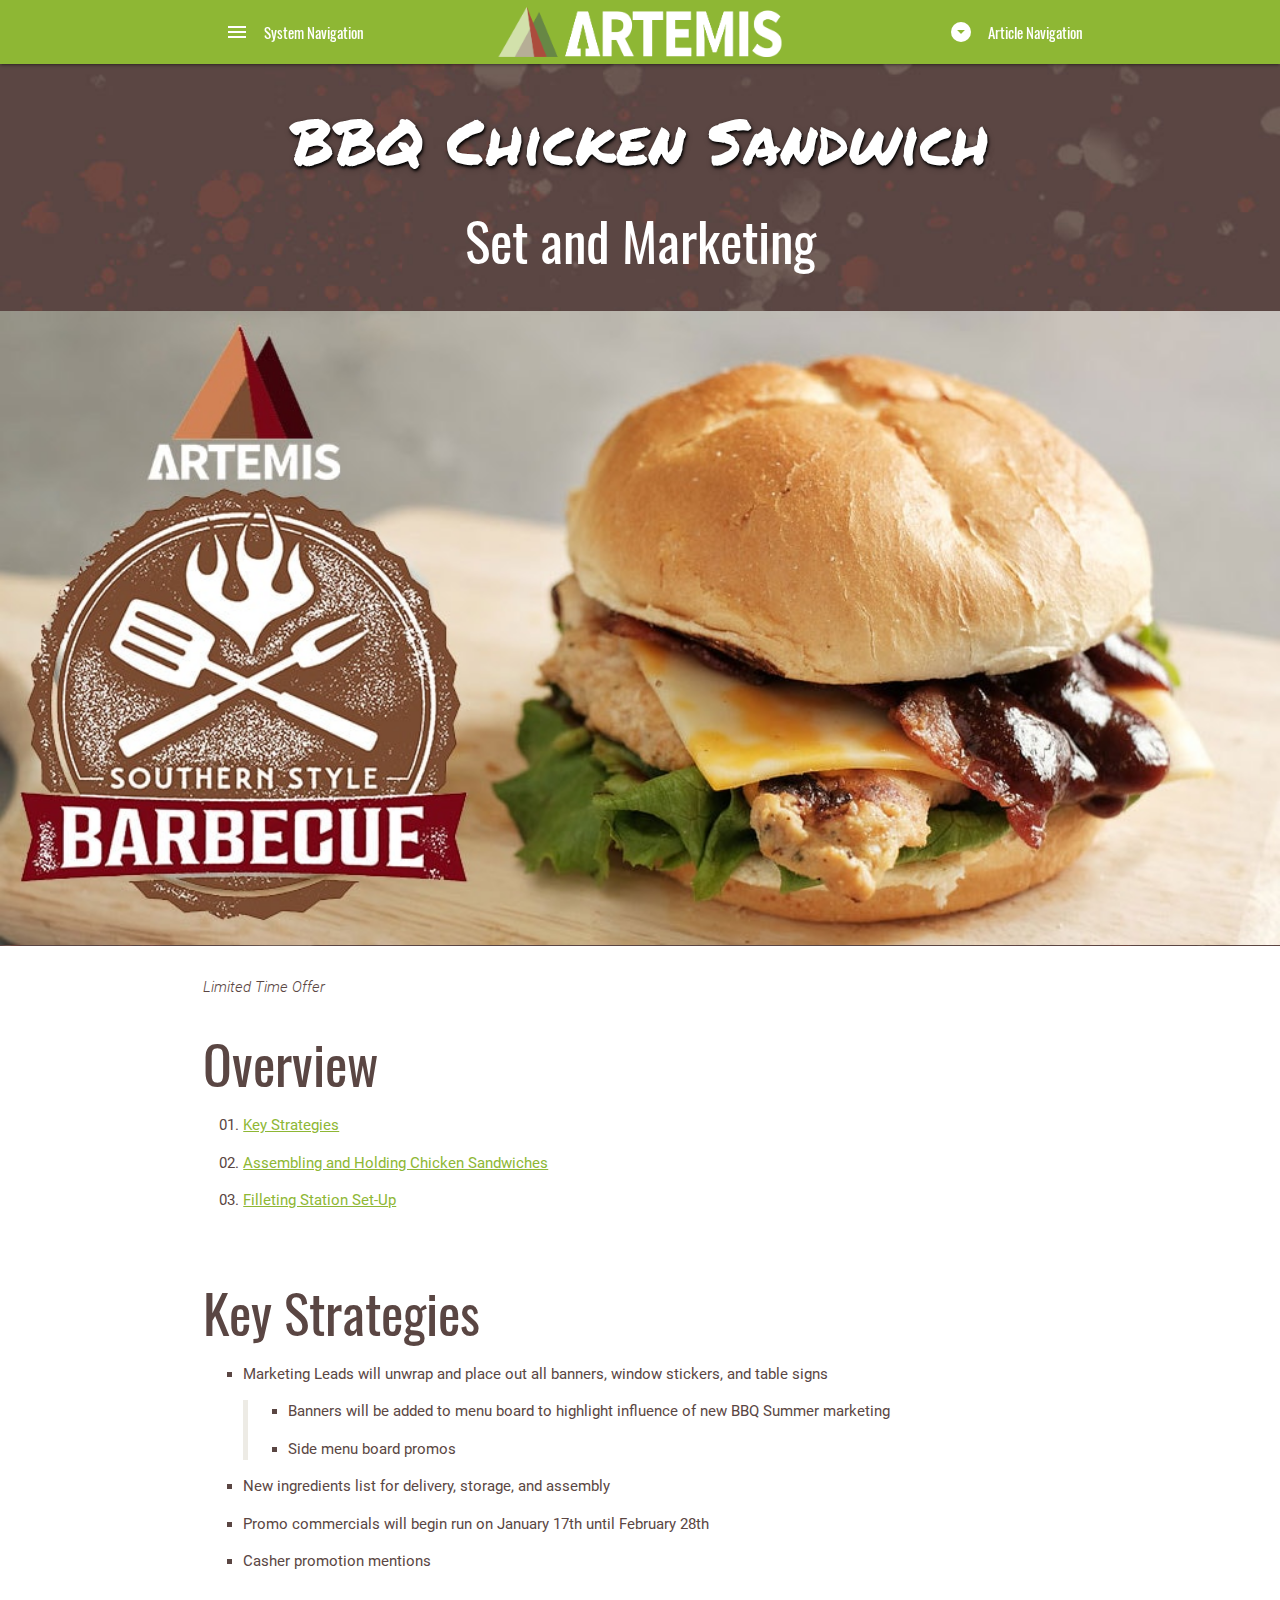
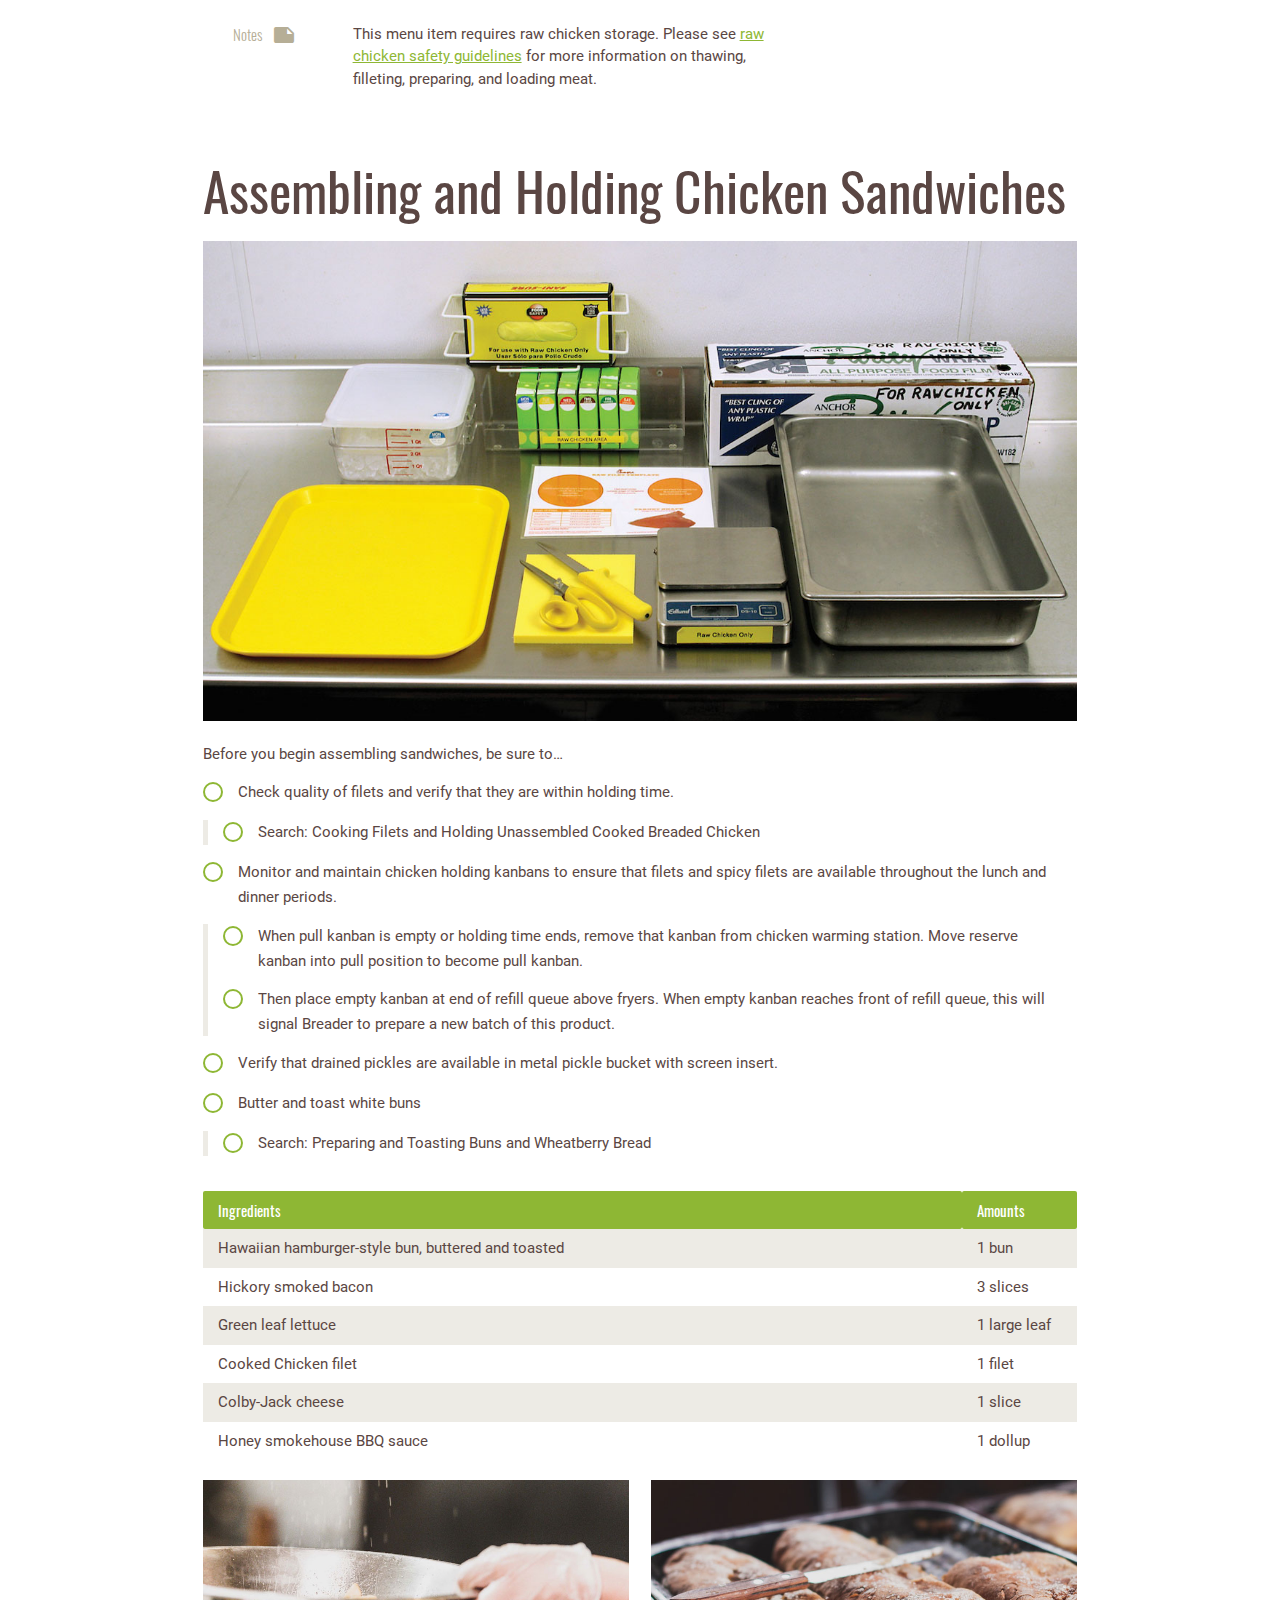
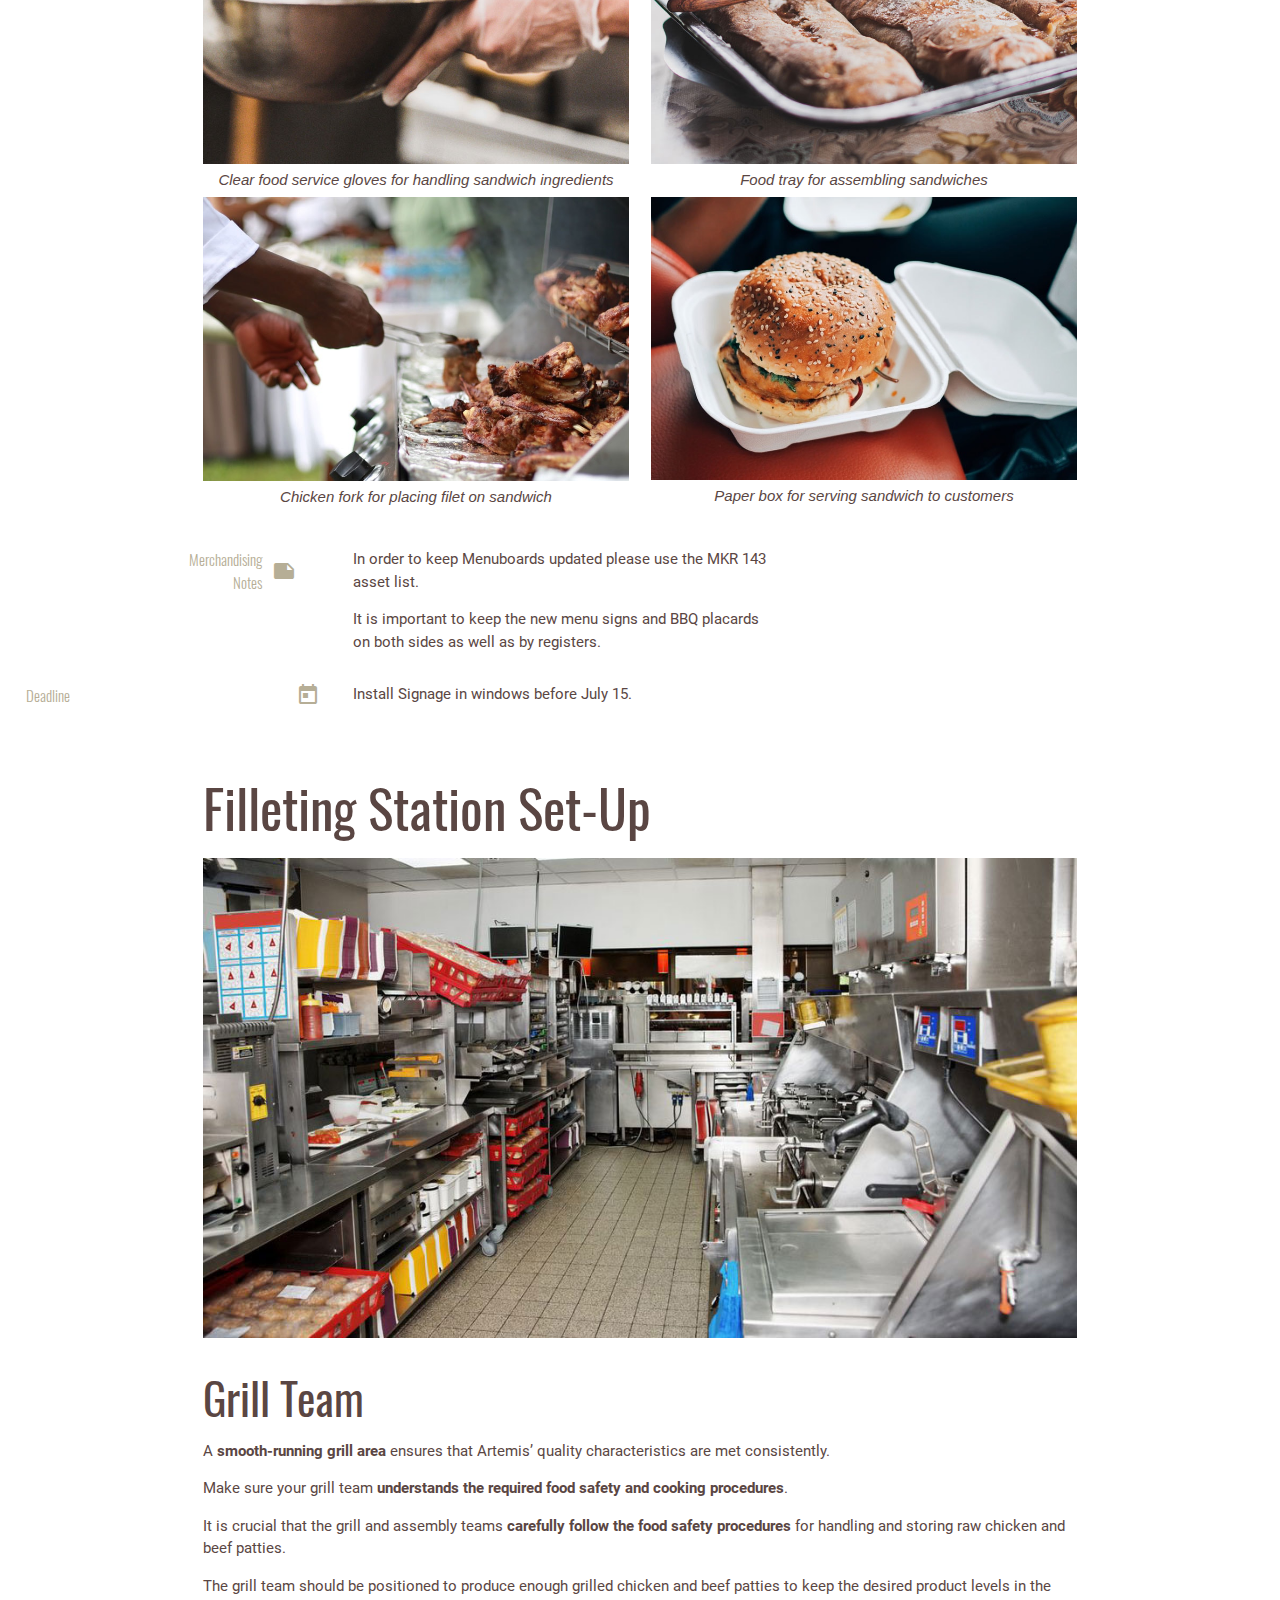
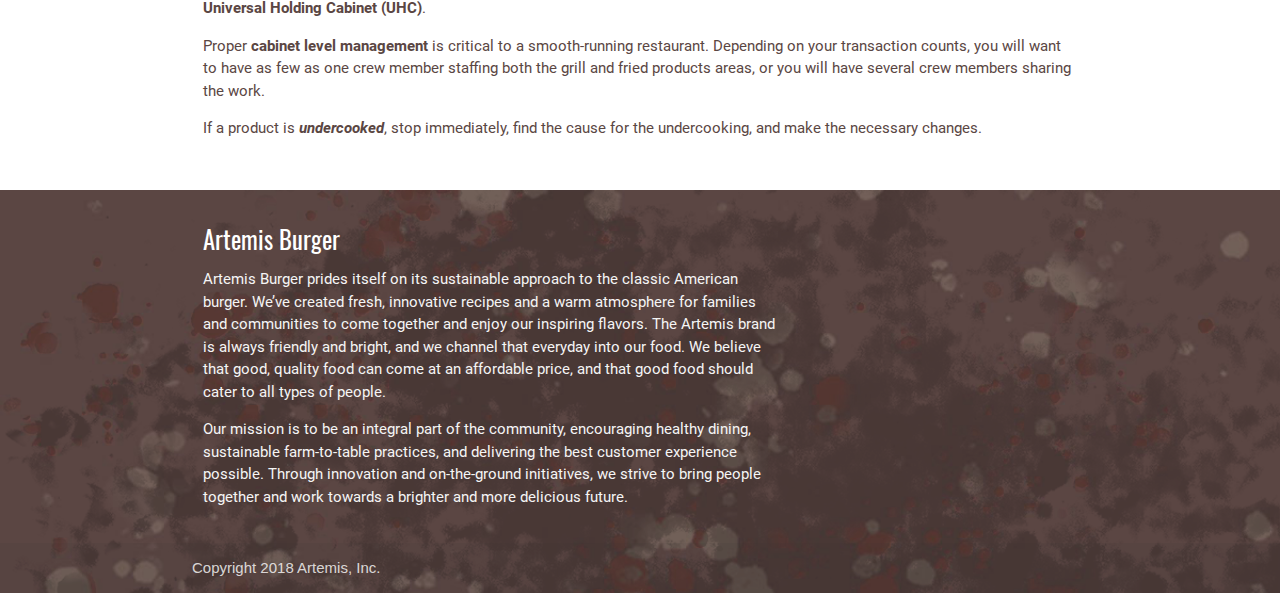
<file: demo/index.html>
<!DOCTYPE html><html lang="en"><head><meta http-equiv="Content-Type" content="text/html; charset=UTF-8" /><meta name="viewport" content="width=device-width, initial-scale=1, maximum-scale=1.0" /><title>BBQ Chicken Sandwich Set and Marketing</title><meta name="description" content="Artemis Burger has released the following information to employees about the BBQ Chicken Sandwich Set and Marketing." /><link href="https://fonts.googleapis.com/icon?family=Material+Icons" rel="stylesheet"><link href="frameworks/materialize.min.css" type="text/css" rel="stylesheet" media="screen"/><link href="type.min.css" type="text/css" rel="stylesheet" media="screen"/><link href="theme.min.css" type="text/css" rel="stylesheet" media="screen"/></head><body><div id="nav-mobile" class="sidenav"> <header> <img src="media/logo-contrast.png" alt="Artemis Logo" class="responsive-img" /> </header> <section><ul><li><a href="#!" class="waves-effect waves-dark"><i class="material-icons">search</i> Search</a></li><li><a href="#!" class="waves-effect waves-dark"><i class="material-icons">list_alt</i> Index</a></li><li><a href="#!" class="waves-effect waves-dark"><i class="material-icons">directions</i> Directory</a></li><li><a href="#!" class="waves-effect waves-dark"><i class="material-icons">group_work</i> Departments</a></li><li><a href="#!" class="waves-effect waves-dark"><i class="material-icons">assignment</i> Forms</a></li><li><a href="#!" class="waves-effect waves-dark"><i class="material-icons">whatshot</i> Emergency</a></li></ul> </section></div><div class="master-wrapper"><div class="navbar-fixed"> <nav id="main-nav" role="navigation"><div class="nav-wrapper container"> <a id="logo-container" href="#" class="brand-logo center"><img src="media/logo-contrast.png" alt="Artemis Logo" class="responsive-img"></a><ul class="left"><li><a href="#" data-target="nav-mobile" class="sidenav-trigger"><i class="material-icons left">menu</i><span class="hide-on-med-and-down">System Navigation</span></a></li></ul><ul class="right"><li><a href="#modal1" class="modal-trigger right"><i class="material-icons left">arrow_drop_down_circle</i><span class="hide-on-med-and-down">Article Navigation</span></a></li></ul></div> </nav></div> <header id="banner" class="center"><div class="container"><div class="row"><div class="col s12"><h1 class="no-marg-bot">BBQ Chicken Sandwich</h1><h2>Set and Marketing</h2></div></div></div> <img src="media/bbqsandwich-min.jpg" alt="BBQ Sandwich" class="responsive-img" /> </header> <section id="main" class="container"><div class="section"><div id="intro" class="row scrollspy"><div class="col s12"><p><em>Limited Time Offer</em></p><h2>Overview</h2><ol class="overview"><li><a href="#strategy">Key Strategies</a></li><li><a href="#assembling">Assembling and Holding Chicken Sandwiches</a></li><li><a href="#filleting">Filleting Station Set-Up</a></li></ol></div></div><div id="strategy" class="row scrollspy"><div class="col s12"><h2>Key Strategies</h2><ul class="browser-default"><li>Marketing Leads will unwrap and place out all banners, window stickers, and table signs<ul class="browser-default"><li>Banners will be added to menu board to highlight influence of new BBQ Summer marketing</li><li>Side menu board promos</li></ul></li><li>New ingredients list for delivery, storage, and assembly</li><li>Promo commercials will begin run on January 17th until February 28th</li><li>Casher promotion mentions</li></ul></div></div><div class="note-block"><div class="row"><div class="col s12 m2 note-label"><p class="valign-wrapper">Notes <i class="material-icons">notes</i></p></div><div class="col s12 m6 note-description"><p>This menu item requires raw chicken storage. Please see <a href="#">raw chicken safety guidelines</a> for more information on thawing, filleting, preparing, and loading meat.</p></div></div></div><div id="assembling" class="row scrollspy"><div class="col s12"><h2>Assembling and Holding Chicken Sandwiches</h2> <img src="media/kitchen_setup-min.jpg" alt="Kitchen Setup" class="responsive-img" /><p>Before you begin assembling sandwiches, be sure to…</p><ul class="checklist"><li> <label> <input type="checkbox" class="filled-in"> <span>Check quality of filets and verify that they are within holding time.</span> </label><ul><li> <label> <input type="checkbox" class="filled-in"> <span>Search: Cooking Filets and Holding Unassembled Cooked Breaded Chicken</span> </label></li></ul></li><li> <label> <input type="checkbox" class="filled-in"> <span>Monitor and maintain chicken holding kanbans to ensure that filets and spicy filets are available throughout the lunch and dinner periods.</span> </label><ul><li> <label> <input type="checkbox" class="filled-in"> <span>When pull kanban is empty or holding time ends, remove that kanban from chicken warming station. Move reserve kanban into pull position to become pull kanban.</span> </label></li><li> <label> <input type="checkbox" class="filled-in"> <span>Then place empty kanban at end of refill queue above fryers. When empty kanban reaches front of refill queue, this will signal Breader to prepare a new batch of this product.</span> </label></li></ul></li><li> <label> <input type="checkbox" class="filled-in"> <span>Verify that drained pickles are available in metal pickle bucket with screen insert.</span> </label></li><li> <label> <input type="checkbox" class="filled-in"> <span>Butter and toast white buns</span> </label><ul><li> <label> <input type="checkbox" class="filled-in"> <span>Search: Preparing and Toasting Buns and Wheatberry Bread</span> </label></li></ul></li></ul></div></div><div class="row"><div class="col s12"><table class="striped"><thead><tr><th>Ingredients</th><th>Amounts</th></tr></thead><tbody><tr><td>Hawaiian hamburger-style bun, buttered and toasted</td><td>1 bun</td></tr><tr><td>Hickory smoked bacon</td><td>3 slices</td></tr><tr><td>Green leaf lettuce</td><td>1 large leaf</td></tr><tr><td>Cooked Chicken filet</td><td>1 filet</td></tr><tr><td>Colby-Jack cheese</td><td>1 slice</td></tr><tr><td>Honey smokehouse BBQ sauce</td><td>1 dollup</td></tr></tbody></table></div></div><div class="row no-marg-bot"><div class="col s12 m6"> <figure> <img src="media/bank-phrom-349420-unsplash-min.jpg" alt="Employee wears gloves" class="responsive-img materialboxed" /> <figcaption>Clear food service gloves for handling sandwich ingredients</figcaption> </figure></div><div class="col s12 m6"> <figure> <img src="media/alexandru-stavrica-170390-unsplash-min.jpg" alt="Food trays" class="responsive-img materialboxed" /> <figcaption>Food tray for assembling sandwiches</figcaption> </figure></div></div><div class="row"><div class="col s12 m6"> <figure> <img src="media/andrew-itaga-145332-unsplash-min.jpg" alt="Handle food with forks" class="responsive-img materialboxed" /> <figcaption>Chicken fork for placing filet on sandwich</figcaption> </figure></div><div class="col s12 m6"> <figure> <img src="media/oliur-rahman-116377-unsplash-min.jpg" alt="Paper boxes" class="responsive-img materialboxed" /> <figcaption>Paper box for serving sandwich to customers</figcaption> </figure></div></div><div class="note-block"><div class="row no-marg-bot"><div class="col s12 m4 l2 note-label"><p class="valign-wrapper">Merchandising Notes <i class="material-icons">notes</i></p></div><div class="col s12 m8 l6 note-description"><ul><li>In order to keep Menuboards updated please use the MKR 143 asset list.</li><li>It is important to keep the new menu signs and BBQ placards on both sides as well as by registers.</li></ul></div></div><div class="row"><div class="col s12 m4 l2 note-label"><p class="valign-wrapper">Deadline <i class="material-icons">calendar_today</i></p></div><div class="col s12 m8 l6 note-description"><ul><li>Install Signage in windows before July 15.</li></ul></div></div></div><div id="filleting" class="row scrollspy"><div class="col s12"><h2>Filleting Station Set-Up</h2> <img src="media/grill-team2-min.jpg" alt="Grill Team" class="responsive-img" /><h3>Grill Team</h3><ul><li>A <strong>smooth-running grill area</strong> ensures that Artemis’ quality characteristics are met consistently.</li><li>Make sure your grill team <strong>understands the required food safety and cooking procedures</strong>.</li><li>It is crucial that the grill and assembly teams <strong>carefully follow the food safety procedures</strong> for handling and storing raw chicken and beef patties.</li><li>The grill team should be positioned to produce enough grilled chicken and beef patties to keep the desired product levels in the <strong>Universal Holding Cabinet (UHC)</strong>.</li><li>Proper <strong>cabinet level management</strong> is critical to a smooth-running restaurant. Depending on your transaction counts, you will want to have as few as one crew member staffing both the grill and fried products areas, or you will have several crew members sharing the work.</li><li>If a product is <strong><em>undercooked</em></strong>, stop immediately, find the cause for the undercooking, and make the necessary changes.</li></ul></div></div></div> </section><footer id="footer" class="page-footer"><div class="container"><div class="row"><div class="col s12 m8"><h5 class="white-text">Artemis Burger</h5><p class="grey-text text-lighten-4">Artemis Burger prides itself on its sustainable approach to the classic American burger. We’ve created fresh, innovative recipes and a warm atmosphere for families and communities to come together and enjoy our inspiring flavors. The Artemis brand is always friendly and bright, and we channel that everyday into our food. We believe that good, quality food can come at an affordable price, and that good food should cater to all types of people.</p><p class="grey-text text-lighten-4">Our mission is to be an integral part of the community, encouraging healthy dining, sustainable farm-to-table practices, and delivering the best customer experience possible. Through innovation and on-the-ground initiatives, we strive to bring people together and work towards a brighter and more delicious future.</p></div></div></div><div class="footer-copyright"><div class="container"> Copyright 2018 Artemis, Inc.</div></div> </footer><div id="modal1" class="modal modal-fixed-footer"><div class="modal-content"><h5 class="valign-wrapper center"><i class="material-icons">navigation</i> "BBQ Chicken Sandwich Set and Marketing"</h5><div class="divider"></div><ol class="overview"><li><a href="#strategy">Key Strategies</a></li><li><a href="#assembling">Assembling and Holding Chicken Sandwiches</a></li><li><a href="#filleting">Filleting Station Set-Up</a></li></ol></div><div class="modal-footer"> <a href="#!" class="modal-close btn">Dismiss</a></div></div> <script src="https://code.jquery.com/jquery-2.1.1.min.js"></script> <script src="frameworks/materialize.min.js"></script> <script src="frameworks/materialize-init.min.js"></script> </div></body></html>
</file>
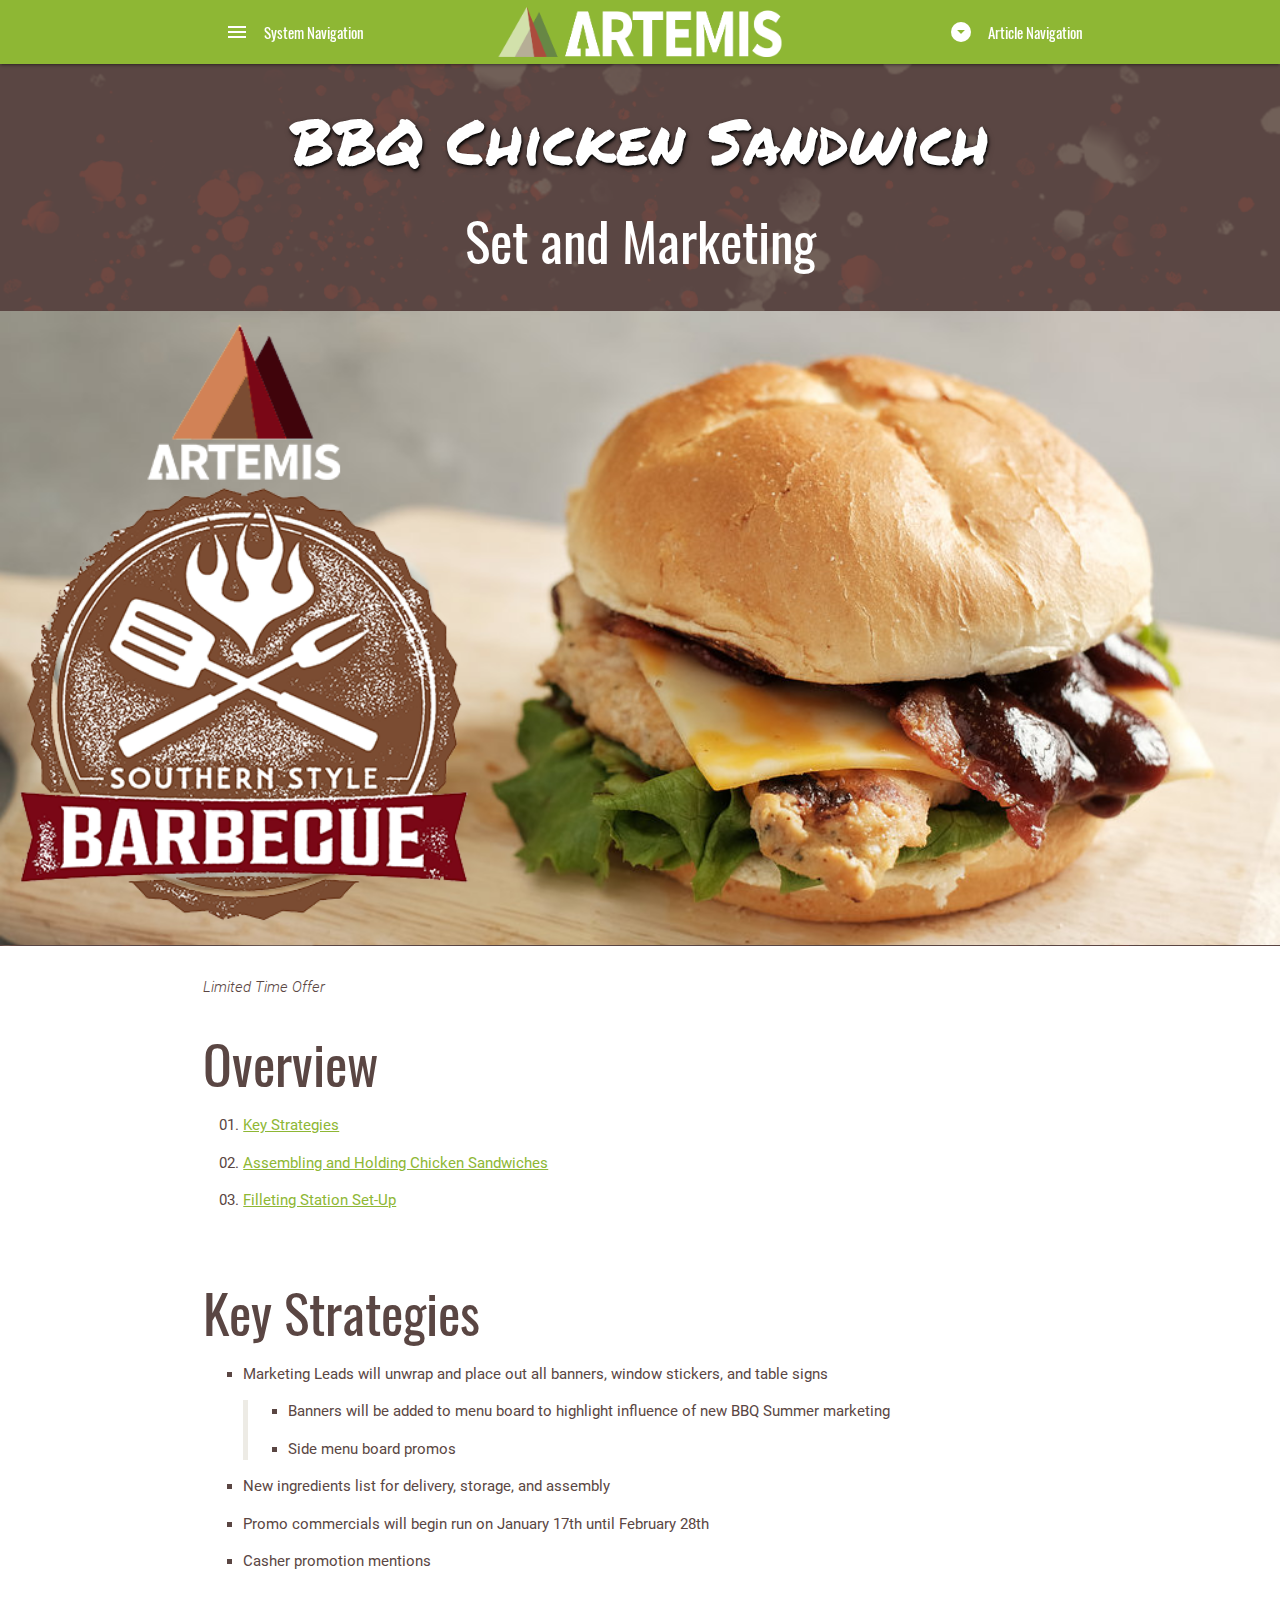
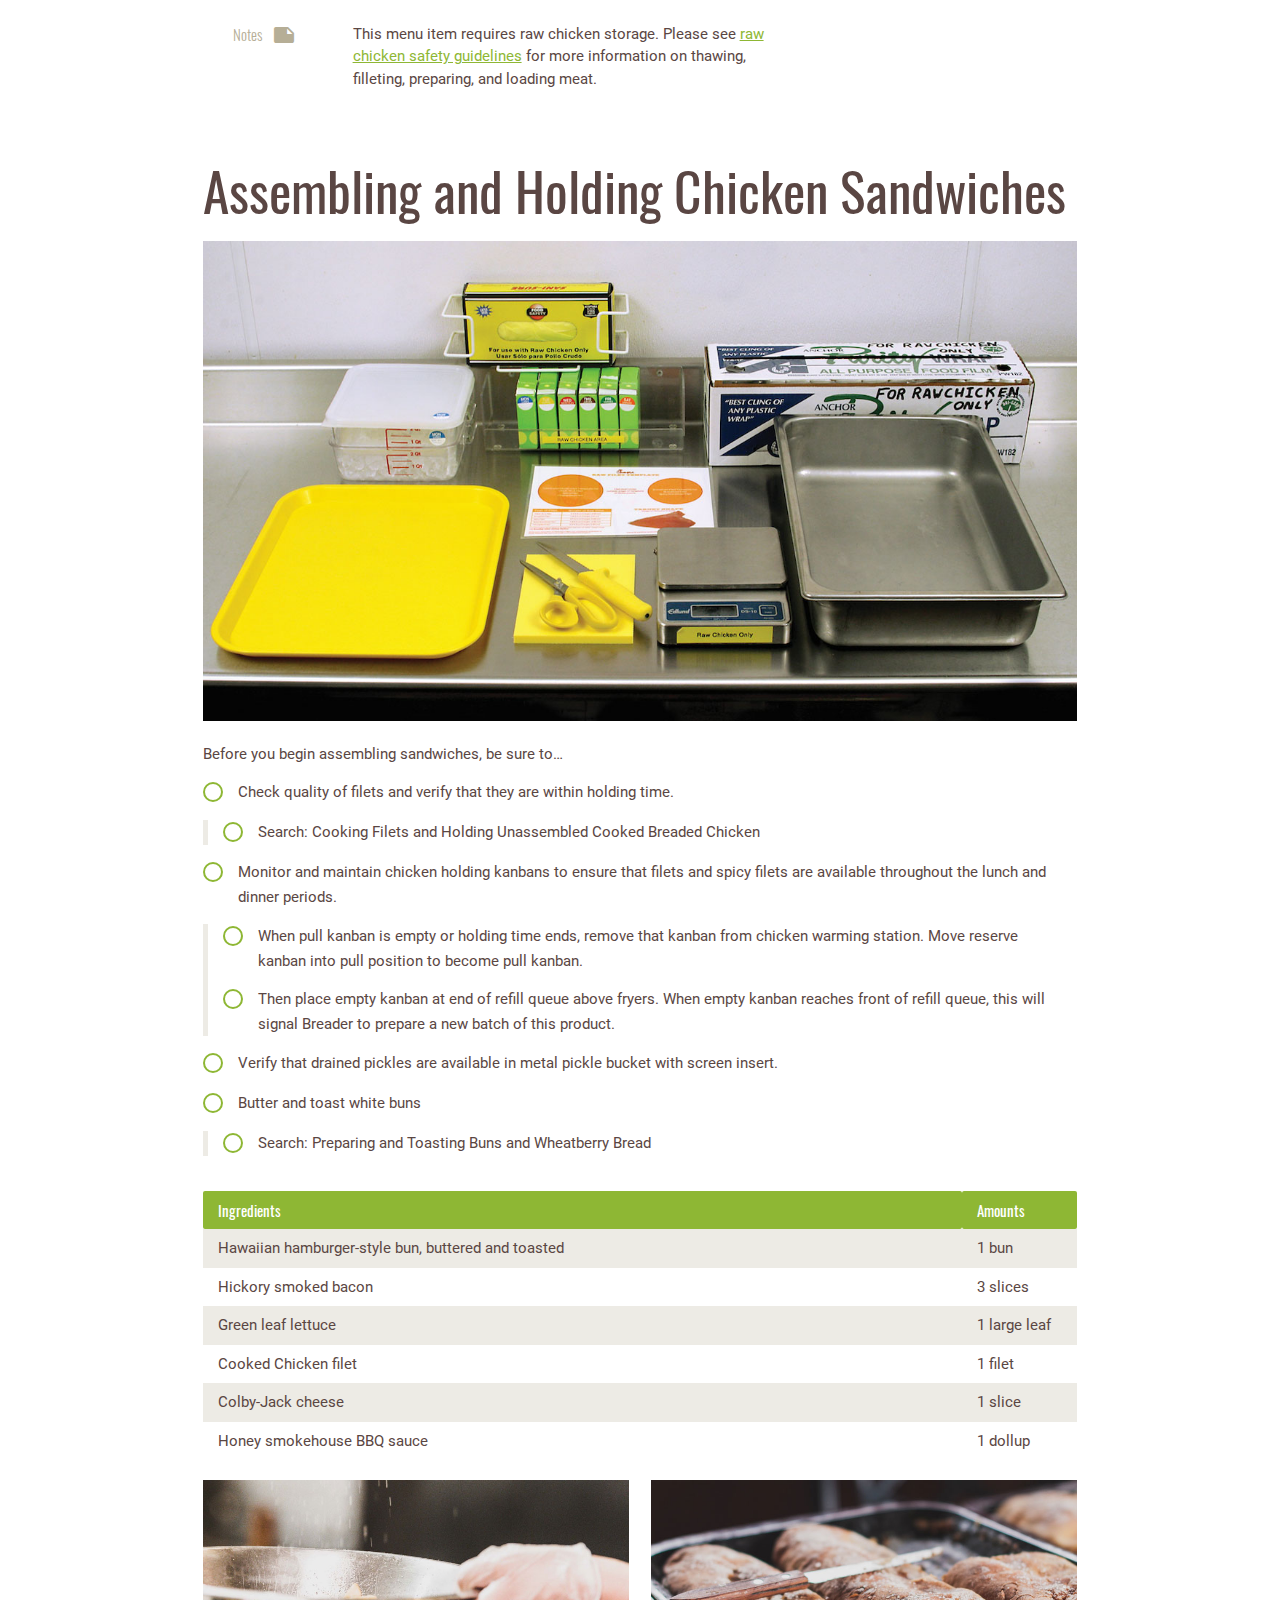
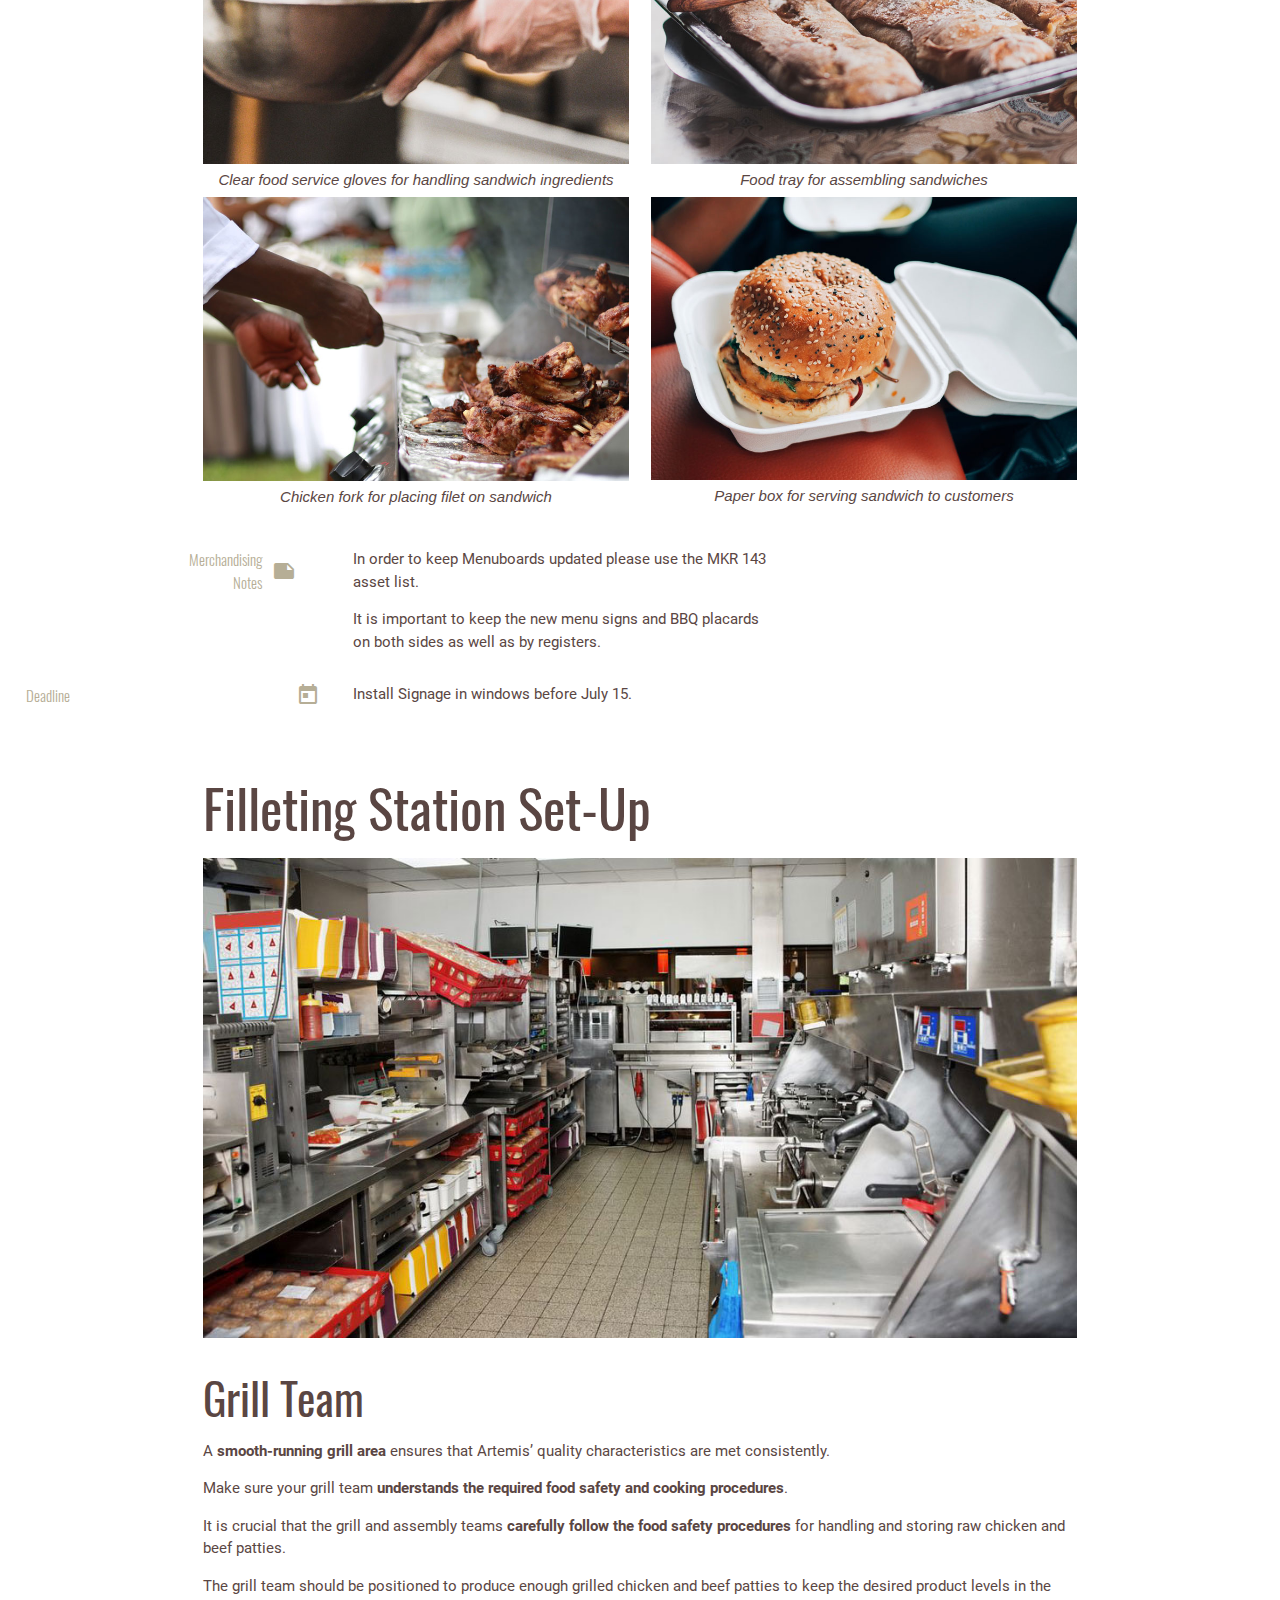
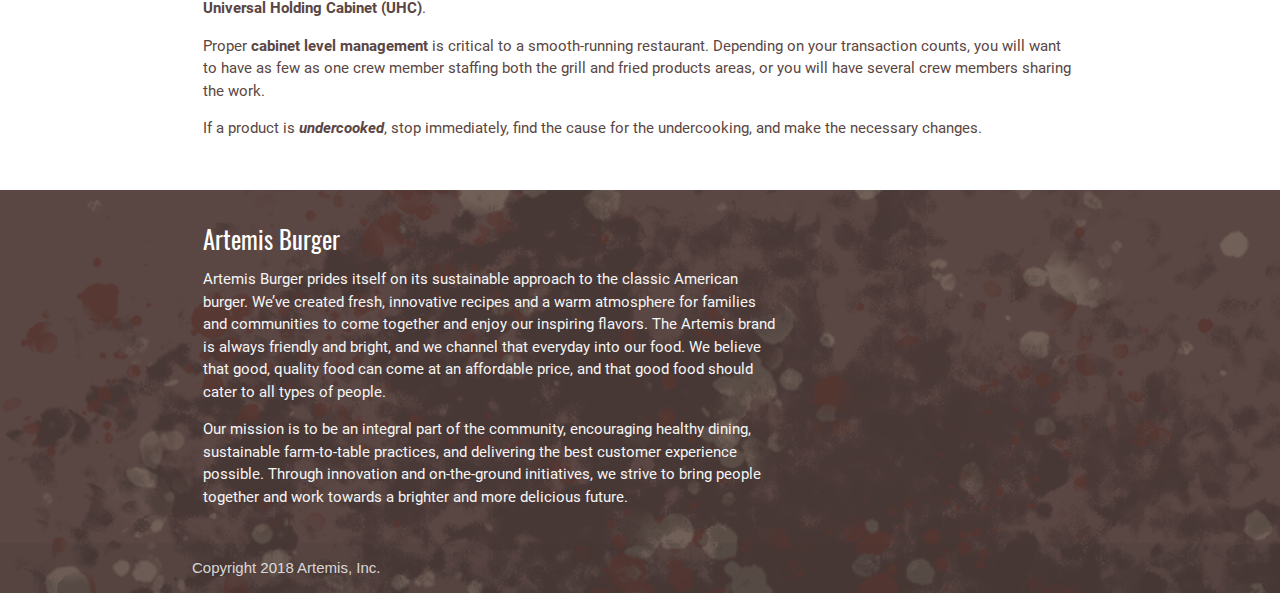
<file: development/index.html>
<!DOCTYPE html>
<html lang="en">
<head>
  <meta http-equiv="Content-Type" content="text/html; charset=UTF-8" />
  <meta name="viewport" content="width=device-width, initial-scale=1, maximum-scale=1.0" />
  
  <title>BBQ Chicken Sandwich Set and Marketing</title>
  <meta name="description" content="Artemis Burger has released the following information to employees about the BBQ Chicken Sandwich Set and Marketing." />

  <!-- CSS  -->
  <link href="https://fonts.googleapis.com/icon?family=Material+Icons" rel="stylesheet">
  <link href="frameworks/materialize.css" type="text/css" rel="stylesheet" media="screen"/>
  <link href="type.css" type="text/css" rel="stylesheet" media="screen"/>
  <link href="theme.css" type="text/css" rel="stylesheet" media="screen"/>
</head>
<body>
<div id="nav-mobile" class="sidenav">
  <header>
    <img src="media/logo-contrast.png" alt="Artemis Logo" class="responsive-img" />
  </header>
  <section>
  <ul>
    <li><a href="#!" class="waves-effect waves-dark"><i class="material-icons">search</i> Search</a></li>
    <li><a href="#!" class="waves-effect waves-dark"><i class="material-icons">list_alt</i> Index</a></li>
    <li><a href="#!" class="waves-effect waves-dark"><i class="material-icons">directions</i> Directory</a></li>
    <li><a href="#!" class="waves-effect waves-dark"><i class="material-icons">group_work</i> Departments</a></li>
    <li><a href="#!" class="waves-effect waves-dark"><i class="material-icons">assignment</i> Forms</a></li>
    <li><a href="#!" class="waves-effect waves-dark"><i class="material-icons">whatshot</i> Emergency</a></li>
  </ul>
  </section>
</div>
<div class="master-wrapper">
  
  <div class="navbar-fixed">
  <nav id="main-nav" role="navigation">
    <div class="nav-wrapper container">
      
      <a id="logo-container" href="#" class="brand-logo center"><img src="media/logo-contrast.png" alt="Artemis Logo" class="responsive-img"></a>
            
      <ul class="left">
        <li><a href="#" data-target="nav-mobile" class="sidenav-trigger"><i class="material-icons left">menu</i><span class="hide-on-med-and-down">System Navigation</span></a></li>
      </ul>
      
      <ul class="right">
        <li><a href="#modal1" class="modal-trigger right"><i class="material-icons left">arrow_drop_down_circle</i><span class="hide-on-med-and-down">Article Navigation</span></a></li>
      </ul>
      
    </div>
  </nav>
  </div>
  
  <header id="banner" class="center">
    
    <div class="container">
      <div class="row">
        <div class="col s12">
          <h1 class="no-marg-bot">BBQ Chicken Sandwich</h1>
          <h2>Set and Marketing</h2>
        </div>
      </div>
    </div>
    
    <img src="media/bbqsandwich.png" alt="BBQ Sandwich" class="responsive-img" />
    
  </header>
  <section id="main" class="container">
    
    <div class="section">
      
      <!-- INTRO -->
      <div id="intro" class="row scrollspy">
        <div class="col s12">
          
          <p><em>Limited Time Offer</em></p>
          
          <h2>Overview</h2>
          <ol class="overview">
            <li><a href="#strategy">Key Strategies</a></li>
            <li><a href="#assembling">Assembling and Holding Chicken Sandwiches</a></li>
            <li><a href="#filleting">Filleting Station Set-Up</a></li>
          </ol>
        </div>
      </div><!-- /.row -->

      <!-- STRATEGIES -->
      <div id="strategy" class="row scrollspy">
        <div class="col s12">
          <h2>Key Strategies</h2>
          <ul class="browser-default">
            <li>Marketing Leads will unwrap and place out all banners, window stickers, and table signs<ul class="browser-default">
              <li>Banners will be added to menu board to highlight influence of new BBQ Summer marketing</li>
              <li>Side menu board promos</li>
            </ul></li>
            <li>New ingredients list for delivery, storage, and assembly</li>
            <li>Promo commercials will begin run on January 17th until February 28th </li>
            <li>Casher promotion mentions</li>
          </ul>
        </div>
      </div><!-- /.row -->
      
      <div class="note-block">
        <div class="row">
          <div class="col s12 m2 note-label">
            <p class="valign-wrapper">Notes <i class="material-icons">notes</i></p>
          </div>
          <div class="col s12 m6 note-description">
            <p>This menu item requires raw chicken storage. Please see <a href="#">raw chicken safety guidelines</a> for more information on thawing, filleting, preparing, and loading meat.</p>
          </div>
        </div><!-- /.row -->
      </div><!-- /.note-block -->
      
      <!-- ASSEMBLING -->
      <div id="assembling" class="row scrollspy">
        <div class="col s12">
          <h2>Assembling and Holding Chicken Sandwiches</h2>
          
          <img src="media/kitchen_setup.jpg" alt="Kitchen Setup" class="responsive-img" />
          
          <p>Before you begin assembling sandwiches, be sure to…</p>
          
          <ul class="checklist">
            <li>
              <label>
                <input type="checkbox" class="filled-in">
                <span>Check quality of filets and verify that they are within holding time.</span>
              </label><ul>
              <li>
                <label>
                  <input type="checkbox" class="filled-in">
                  <span>Search: Cooking Filets and Holding Unassembled Cooked Breaded Chicken</span>
                </label></li>
            </ul></li>
            <li>
              <label>
                <input type="checkbox" class="filled-in">
                <span>Monitor and maintain chicken holding kanbans to ensure that filets and spicy filets are available throughout the lunch and dinner periods.</span>
              </label><ul>
              <li>
                <label>
                  <input type="checkbox" class="filled-in">
                  <span>When pull kanban is empty or holding time ends, remove that kanban from chicken warming station. Move reserve kanban into pull position to become pull kanban.</span>
                </label>
              </li>
              <li>
                <label>
                  <input type="checkbox" class="filled-in">
                  <span>Then place empty kanban at end of refill queue above fryers. When empty kanban reaches front of refill queue, this will signal Breader to prepare a new batch of this product.</span>
                </label>
              </li>  
            </ul></li>
            <li>
              <label>
                <input type="checkbox" class="filled-in">
                <span>Verify that drained pickles are available in metal pickle bucket with screen insert.</span>
              </label>
            </li>
            <li>
              <label>
                <input type="checkbox" class="filled-in">
                <span>Butter and toast white buns</span>
              </label><ul>
              <li>
                <label>
                <input type="checkbox" class="filled-in">
                  <span>Search: Preparing and Toasting Buns and Wheatberry Bread</span>
                </label></li>
            </ul></li>
          </ul>
          
        </div>
      </div><!-- /.row -->
      
      <div class="row">
        <div class="col s12">
          
          <table class="striped">
            <thead>
              <tr>
                <th>Ingredients</th>
                <th>Amounts</th>
              </tr>
            </thead>
            <tbody>
              <tr>
                <td>Hawaiian hamburger-style bun, buttered and toasted</td>
                <td>1 bun</td>
              </tr>
              <tr>
                <td>Hickory smoked bacon</td>
                <td>3 slices</td>
              </tr>
              <tr>
                <td>Green leaf lettuce</td>
                <td>1 large leaf</td>
              </tr>
              <tr>
                <td>Cooked Chicken filet</td>
                <td>1 filet</td>
              </tr>
              <tr>
                <td>Colby-Jack cheese</td>
                <td>1 slice</td>
              </tr>
              <tr>
                <td>Honey smokehouse BBQ sauce</td>
                <td>1 dollup</td>
              </tr>
            </tbody>
            
          </table>
          
        </div>
      </div><!-- /.row -->
      
      <div class="row no-marg-bot">
        <div class="col s12 m6">
          <figure>
            <img src="media/bank-phrom-349420-unsplash.jpg" alt="Employee wears gloves" class="responsive-img materialboxed" />
            <figcaption>Clear food service gloves for handling sandwich ingredients</figcaption>
          </figure>
        </div>
        <div class="col s12 m6">
          <figure>
            <img src="media/alexandru-stavrica-170390-unsplash.jpg" alt="Food trays" class="responsive-img materialboxed" />
            <figcaption>Food tray for assembling sandwiches</figcaption>
          </figure>
        </div>
      </div><!-- /.row -->
      <div class="row">
        <div class="col s12 m6">
          <figure>
            <img src="media/andrew-itaga-145332-unsplash.jpg" alt="Handle food with forks" class="responsive-img materialboxed" />
            <figcaption>Chicken fork for placing filet on sandwich</figcaption>
          </figure>
        </div>
        <div class="col s12 m6">
          <figure>
            <img src="media/oliur-rahman-116377-unsplash.jpg" alt="Paper boxes" class="responsive-img materialboxed" />
            <figcaption>Paper box for serving sandwich to customers</figcaption>
          </figure>
        </div>
      </div><!-- /.row -->
      
      <div class="note-block">
        <div class="row no-marg-bot">
          <div class="col s12 m4 l2 note-label">
            <p class="valign-wrapper">Merchandising Notes <i class="material-icons">notes</i></p>
          </div>
          <div class="col s12 m8 l6 note-description">
            <ul>
              <li>In order to keep Menuboards updated please use the MKR 143 asset list.</li>
              <li>It is important to keep the new menu signs and BBQ placards on both sides as well as by registers.</li>
            </ul>
          </div>
        </div><!-- /.row -->
        <div class="row">
          <div class="col s12 m4 l2 note-label">
            <p class="valign-wrapper">Deadline <i class="material-icons">calendar_today</i></p>
          </div>
          <div class="col s12 m8 l6 note-description">
            <ul>
              <li>Install Signage in windows before July 15.</li>
            </ul>
          </div>
        </div><!-- /.row -->
      </div><!-- /.note-block -->
      
      <!-- FILLETING -->
      <div id="filleting" class="row scrollspy">
        <div class="col s12">
          <h2>Filleting Station Set-Up</h2>
          
          <img src="media/grill-team2.jpg" alt="Grill Team" class="responsive-img" />
          
          <h3>Grill Team</h3>
          <ul>
            <li>A <strong>smooth-running grill area</strong> ensures that Artemis’ quality characteristics are met consistently.</li>
            <li>Make sure your grill team <strong>understands the required food safety and cooking procedures</strong>.</li>
            <li>It is crucial that the grill and assembly teams <strong>carefully follow the food safety procedures</strong> for handling and storing raw chicken and beef patties.</li>
            <li>The grill team should be positioned to produce enough grilled chicken and beef patties to keep the desired product levels in the <strong>Universal Holding Cabinet (UHC)</strong>.</li>
            <li>Proper <strong>cabinet level management</strong> is critical to a smooth-running restaurant. Depending on your transaction counts, you will want to have as few as one crew member staffing both the grill and fried products areas, or you will have several crew members sharing the work.</li>
            <li>If a product is <strong><em>undercooked</em></strong>, stop immediately, find the cause for the undercooking, and make the necessary changes.</li>
          </ul>
        </div>
      </div><!-- /.row -->

    </div><!-- /.section -->
  </section><!-- /.container -->

  <footer id="footer" class="page-footer">
    <div class="container">
      <div class="row">
        <div class="col s12 m8">
          <h5 class="white-text">Artemis Burger</h5>
          <p class="grey-text text-lighten-4">Artemis Burger prides itself on its sustainable approach to the classic American burger. We’ve created fresh, innovative recipes and a warm atmosphere for families and communities to come together and enjoy our inspiring flavors. The Artemis brand is always friendly and bright, and we channel that everyday into our food. We believe that good, quality food can come at an affordable price, and that good food should cater to all types of people.</p>
          
          <p class="grey-text text-lighten-4">Our mission is to be an integral part of the community, encouraging healthy dining, sustainable farm-to-table practices, and delivering the best customer experience possible. Through innovation and on-the-ground initiatives, we strive to bring people together and work towards a brighter and more delicious future.</p>
        </div>
      </div>
    </div>
    <div class="footer-copyright">
      <div class="container">
      Copyright 2018 Artemis, Inc.
      </div>
    </div>
  </footer>
  
  <!-- Modal Structure -->
  <div id="modal1" class="modal modal-fixed-footer">
    <div class="modal-content">
      <h5 class="valign-wrapper center"><i class="material-icons">navigation</i> "BBQ Chicken Sandwich Set and Marketing"</h5>
      <div class="divider"></div>
      <ol class="overview">
        <li><a href="#strategy">Key Strategies</a></li>
        <li><a href="#assembling">Assembling and Holding Chicken Sandwiches</a></li>
        <li><a href="#filleting">Filleting Station Set-Up</a></li>
      </ol>
    </div>
    <div class="modal-footer">
      <a href="#!" class="modal-close btn">Dismiss</a>
    </div>
  </div>

  <!--  Scripts-->
  <script src="https://code.jquery.com/jquery-2.1.1.min.js"></script>
  <script src="frameworks/materialize.js"></script>
  <script src="frameworks/materialize-init.js"></script>

</div>
</body>
</html>
</file>
<file: development/type.css>
/* --- A R T E M I S   B U R G E R  |  T Y P E --- */

/* - - -   - - - Font Imports - - -   - - - */

@font-face {
  font-family: "Permanent Marker";
  src: url('fonts/PermanentMarker-Regular.ttf');
  font-weight: 400;
}

@font-face {
  font-family: "Oswald Regular";
  src: url('fonts/Oswald-Regular.ttf');
  font-weight: 400;
}

@font-face {
  font-family: "Oswald Light";
  src: url('fonts/Oswald-Light.ttf');
  font-weight: 200;
}

@font-face {
  font-family: "Roboto Regular";
  src: url('fonts/Roboto-Regular.ttf');
  font-weight: 400;
}

@font-face {
  font-family: "Roboto Italic";
  src: url('fonts/Roboto-LightItalic.ttf');
  font-style: italic;
  font-weight: 200;
}

@font-face {
  font-family: "Roboto Bold";
  src: url('fonts/Roboto-Bold.ttf');
  font-weight: 500;
}

@font-face {
  font-family: "Roboto Bold Italic";
  src: url('fonts/Roboto-BoldItalic.ttf');
  font-weight: 500;
}

/* - - -   - - - Typesetting - - -   - - - */

/* --- General Elements */
body {
  font: 400 normal 'Roboto Regular', 'Helvetica', 'Arial', sans-serif;
}

h1, h2, h3, h4, h5, h6, th {
  font-family: 'Oswald Regular', sans-serif;
  font-weight: 400;
}

h1 {
  font-family: 'Permanent Marker', sans-serif;
  font-weight: 400;
}

p, li, td {
  font-family: 'Roboto Regular', sans-serif;
  font-weight: 400;
}

p strong,
li strong {
  font-family: "Roboto Bold";
}

p em,
li em {
  font-family: "Roboto Italic";
}

p em strong,
p strong em,
li em strong,
li strong em {
  font-family: "Roboto Bold Italic";
}

ul li,
ol li {
  margin: 15px 0;
}

ul li {
  list-style-type: square;
}

ol li {
  list-style-type: decimal-leading-zero;
}

ul ul,
ol ol,
ol ul,
ul ol {
  border-left: 5px solid rgba(182, 174, 150, 0.25);
}

table caption {
  font-style: italic;
}

/* --- Specifics */
#main-nav li a,
.sidenav li a {
  font-family: 'Oswald Regular', sans-serif;
  font-weight: 400;
}

#banner h1,
#banner h2 {
  color: #fff;
}

#banner h1 {
  text-shadow: 1px 2px 3px rgba(0, 0, 0, 1),
    1px 3px 6px rgba(0,0,0,0.25);
}

#main .note-block .note-label p {
  font-family: 'Oswald Light', sans-serif;
  color: #B6AE96;
}

.checklist label {
  color: inherit;
}
</file>
<file: development/theme.css>
/* --- A R T E M I S   B U R G E R  |  T H E M E   S T Y L E S --- */

body {
  background-color: #fff;
  color: #5A4643;
}

.no-marg-bot {
  margin-bottom: 0;
}

.material-icons {
  margin: 0 10px;
}

[type="checkbox"].filled-in:checked + span:not(.lever):after {
  border: 2px solid #8EB734;
  background-color: #8EB734;
  border-radius: 50%;
  top: 2px;
}

[type="checkbox"].filled-in:not(:checked) + span:not(.lever):after {
  border: 2px solid #8EB734;
  border-radius: 50%;
  top: 2px;
}

/*

--- Colors

Leaf Green 
#8EB734

Tomato 
#AC4C3D

Sesame 
#B6AE96
rgba(182, 174, 150, 0.25)

Cool Brown
#5A4643

*/

table thead {
  background-color: #8EB734;
  color: #fff;
}

table thead th:nth-child(2) {
  width: 115px;
}

table.striped > tbody > tr:nth-child(odd) {
  background-color: rgba(182, 174, 150, 0.25);
}

table th, table td {
    padding: 8px 15px;
}


figure {
  margin: 0;
}

figcaption {
  text-align: center;
  padding: 5px;
  font-style: italic;
}

a, a:link, a:hover, a:visited, a:active {
  color: inherit;
}

#main a,
#footer a,
.modal a {
  color: #8EB734;
  text-decoration: underline;
}

#main a:hover,
#footer a:hover,
.modal a:hover {
  text-decoration: none;
}

a.btn,
input.btn,
button.btn {
  background-color: #8EB734;
  color: #fff;
  text-decoration: none;
}

a.btn:hover,
input.btn:hover,
button.btn:hover {
  background-color: #B6AE96;
}

/* - - -   - - - Core Layout - - -   - - - */

/* --- Nav */
#main-nav {
  background-color: #8EB734;
}
#main-nav ul li {
  margin: 0;
}

nav ul a {
  padding: 0 5px;
}

nav a.sidenav-trigger {
  display: block;
}

#nav-mobile header {
  padding: 15px;
}

.sidenav {
  background-color: #AC4C3D;
}
.sidenav ul li a, 
.sidenav li > a > i.material-icons {
  color: #fff;
}

/* --- Banner */
#banner, #footer{
  background-image: url('media/custom-texture2.png');
  background-size: cover;
  background-color: #AC4C3D;
}

#banner img {
  width: 100%;
  margin: 0 auto -5px;
}

/* --- Main */
#main {}

#main #intro {}

#main .checklist {}

#main .checklist li li {
    margin: 15px;
}

#main .note-block {}

#main .note-block .note-label p {
  float: right;
  text-align: right;
}

/* --- Asides */
.note-description {}

/* --- Footer */
#footer{
  background-image: url('media/custom-texture.png'), url('media/custom-texture2.png');
}


/* - - -   - - - Media Queries - - -   - - - */

/* --- Mobile <= 600px */
@media screen and (max-width: 600px) {

  #main .note-block .note-label p {
    float: left;
    text-align: left;
  }
  
  #banner h1 {
    font-size: 2rem;
  }
  
  #banner h2 {
    font-size: 2rem;
    margin-top: 15px;
  }
  
}

/* --- Tablet > 600px */
@media screen and (min-width: 601px and max-width: 992px) {
  
  #banner h1 {
    font-size: 3rem;
  }
  
}

/* --- Laptop > 992px */
@media screen and (min-width: 993px) {
  
  #logo-container img.responsive-img {
    max-height: 50px;
    margin: 7px auto;
  }
  
}

/* --- Desktop > 1200px */
@media screen and (min-width: 1201px) {
  
}
</file>
<file: demo/type.min.css>
@font-face{font-family:"Permanent Marker";src:url(fonts/PermanentMarker-Regular.ttf);font-weight:400}@font-face{font-family:"Oswald Regular";src:url(fonts/Oswald-Regular.ttf);font-weight:400}@font-face{font-family:"Oswald Light";src:url(fonts/Oswald-Light.ttf);font-weight:200}@font-face{font-family:"Roboto Regular";src:url(fonts/Roboto-Regular.ttf);font-weight:400}@font-face{font-family:"Roboto Italic";src:url(fonts/Roboto-LightItalic.ttf);font-style:italic;font-weight:200}@font-face{font-family:"Roboto Bold";src:url(fonts/Roboto-Bold.ttf);font-weight:500}@font-face{font-family:"Roboto Bold Italic";src:url(fonts/Roboto-BoldItalic.ttf);font-weight:500}body{font:400 normal 'Roboto Regular',Helvetica,Arial,sans-serif}h1,li,p,td{font-weight:400}#main-nav li a,.sidenav li a,h1,h2,h3,h4,h5,h6,th{font-family:'Oswald Regular',sans-serif;font-weight:400}h1{font-family:'Permanent Marker',sans-serif}li,p,td{font-family:'Roboto Regular',sans-serif}li strong,p strong{font-family:"Roboto Bold"}li em,p em{font-family:"Roboto Italic"}li em strong,li strong em,p em strong,p strong em{font-family:"Roboto Bold Italic"}ol li,ul li{margin:15px 0}ul li{list-style-type:square}ol li{list-style-type:decimal-leading-zero}ol ol,ol ul,ul ol,ul ul{border-left:5px solid rgba(182,174,150,.25)}table caption{font-style:italic}#banner h1,#banner h2{color:#fff}#banner h1{text-shadow:1px 2px 3px rgba(0,0,0,1),1px 3px 6px rgba(0,0,0,.25)}#main .note-block .note-label p{font-family:'Oswald Light',sans-serif;color:#B6AE96}.checklist label{color:inherit}
</file>
<file: demo/theme.min.css>
body{background-color:#fff;color:#5A4643}.no-marg-bot{margin-bottom:0}.material-icons{margin:0 10px}#main-nav ul li,figure{margin:0}[type=checkbox].filled-in:checked+span:not(.lever):after{border:2px solid #8EB734;background-color:#8EB734;border-radius:50%;top:2px}[type=checkbox].filled-in:not(:checked)+span:not(.lever):after{border:2px solid #8EB734;border-radius:50%;top:2px}table thead{background-color:#8EB734;color:#fff}table thead th:nth-child(2){width:115px}table.striped>tbody>tr:nth-child(odd){background-color:rgba(182,174,150,.25)}table td,table th{padding:8px 15px}figcaption{text-align:center;padding:5px;font-style:italic}a,a:active,a:hover,a:link,a:visited{color:inherit}#footer a,#main a,.modal a{color:#8EB734;text-decoration:underline}#footer a:hover,#main a:hover,.modal a:hover{text-decoration:none}a.btn,button.btn,input.btn{background-color:#8EB734;color:#fff;text-decoration:none}a.btn:hover,button.btn:hover,input.btn:hover{background-color:#B6AE96}#banner,#footer,.sidenav{background-color:#AC4C3D}#main-nav{background-color:#8EB734}nav ul a{padding:0 5px}nav a.sidenav-trigger{display:block}#nav-mobile header{padding:15px}.sidenav li>a>i.material-icons,.sidenav ul li a{color:#fff}#banner,#footer{background-image:url(media/custom-texture2-min.jpg);background-size:cover}#banner img{width:100%;margin:0 auto -5px}#main .checklist li li{margin:15px}#main .note-block .note-label p{float:right;text-align:right}#footer{background-image:url(media/custom-texture.png),url(media/custom-texture2-min.jpg)}@media screen and (max-width:600px){#banner h1,#banner h2{font-size:2rem}#main .note-block .note-label p{float:left;text-align:left}#banner h2{margin-top:15px}}@media screen and (min-width:601px and max-width:992px){#banner h1{font-size:3rem}}@media screen and (min-width:993px){#logo-container img.responsive-img{max-height:50px;margin:7px auto}}
</file>
